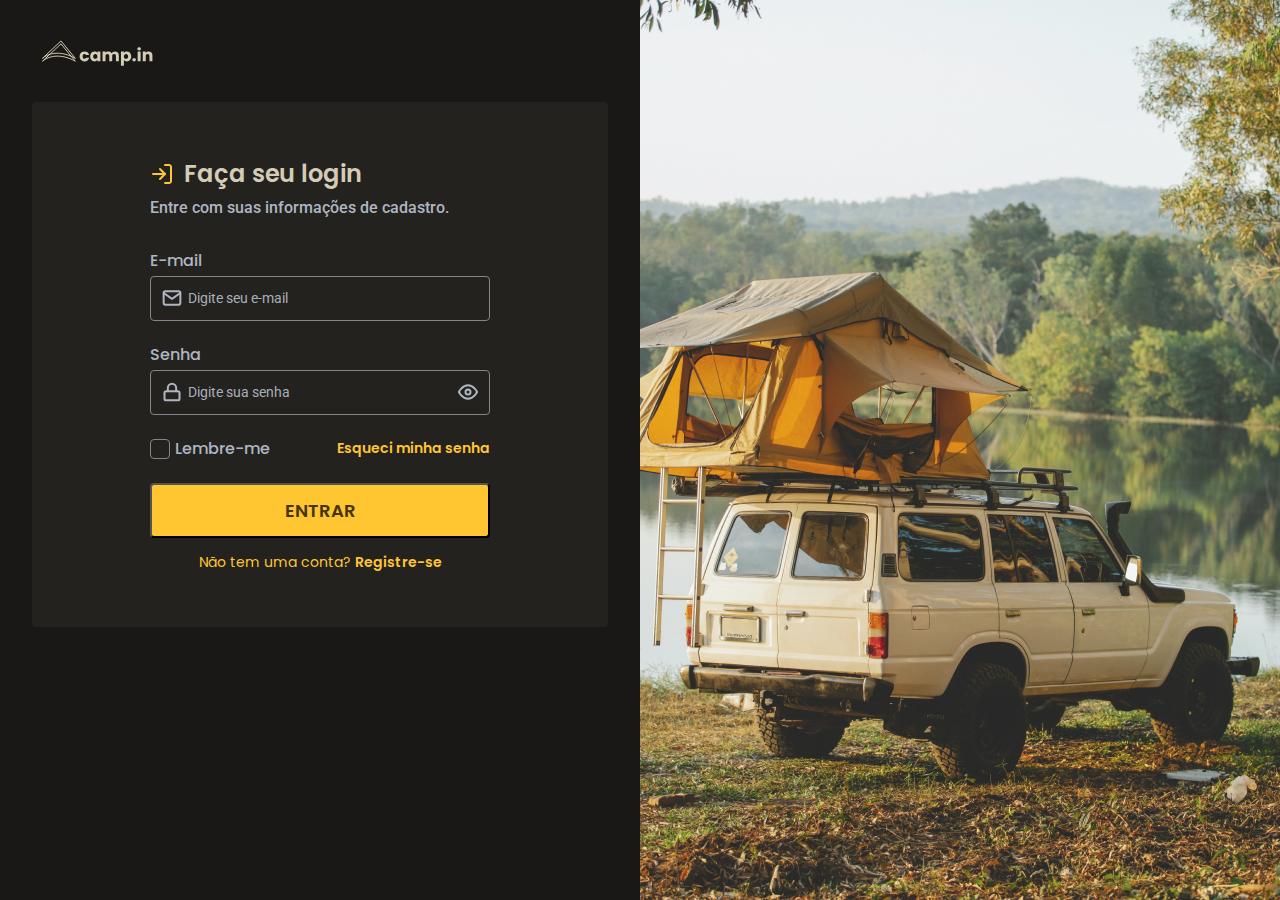
<file: desafio-login-form/index.html>
<!DOCTYPE html>
<html lang="en">
  <head>
    <meta charset="UTF-8" />
    <link rel="preconnect" href="https://fonts.googleapis.com" />
    <link rel="preconnect" href="https://fonts.gstatic.com" crossorigin />
    <meta name="viewport" content="width=device-width, initial-scale=1.0" />
    <link
      href="https://fonts.googleapis.com/css2?family=Poppins:wght@400;500;600&family=Roboto:wght@400;500&display=swap"
      rel="stylesheet"
    />
    <link rel="shortcut icon" href="assets/favicon.ico" type="image/x-icon" />
    <link rel="stylesheet" href="style.css" />
    <title>Camp.in</title>
  </head>
  <body>
    <section class="section-form">
      <header>
        <img src="assets/logo.svg" alt="logo da camp.in" />
      </header>
      <div class="form-container">
        <form onsubmit="return validateForm()">
          <div class="header-form">
            <div class="content-header-form">
              <img
                class="log-in"
                src="assets/log-in.svg"
                alt="icone de log-in"
              />
              <h1 class="title">Faça seu login</h1>
            </div>
            <p class="paragraph">Entre com suas informações de cadastro.</p>
          </div>
          <div class="content-form">
            <div class="form-email">
              <label for="email">E-mail</label>
              <div class="input-container-email">
                <img class="icon" src="assets/mail.svg" alt="" />
                <input
                  type="text"
                  id="email"
                  name="email"
                  required
                  placeholder="Digite seu e-mail"
                />
              </div>
              <span id="email-error" class="error-message"></span>
            </div>
            <div class="form-password">
              <label for="password">Senha</label>
              <div class="input-container-password">
                <img class="icon" src="assets/lock.svg" alt="" />
                <input
                  type="password"
                  id="password"
                  name="password"
                  required
                  placeholder="Digite sua senha"
                />
                <img
                  class="icon-2"
                  id="icon-2"
                  src="assets/eye.svg"
                  alt=""
                  onclick="tooglePasswordVisibility()"
                />
              </div>
              <span id="senha-error" class="error-message"></span>
            </div>
            <div class="form-check">
              <div class="checkbox-container">
                <input type="checkbox" name="checkbox" id="checkbox" />
                <label id="remember-label" for="remember">Lembre-me</label>
              </div>
              <a class="link-password" href="#">Esqueci minha senha</a>
            </div>
            <button type="submit" class="button">Entrar</button>
            <p class="no-account">
              Não tem uma conta? <a href="#">Registre-se</a>
            </p>
          </div>
        </form>
      </div>
    </section>
    <section class="section-image"></section>
    <script src="script.js" defer></script>
  </body>
</html>
</file>
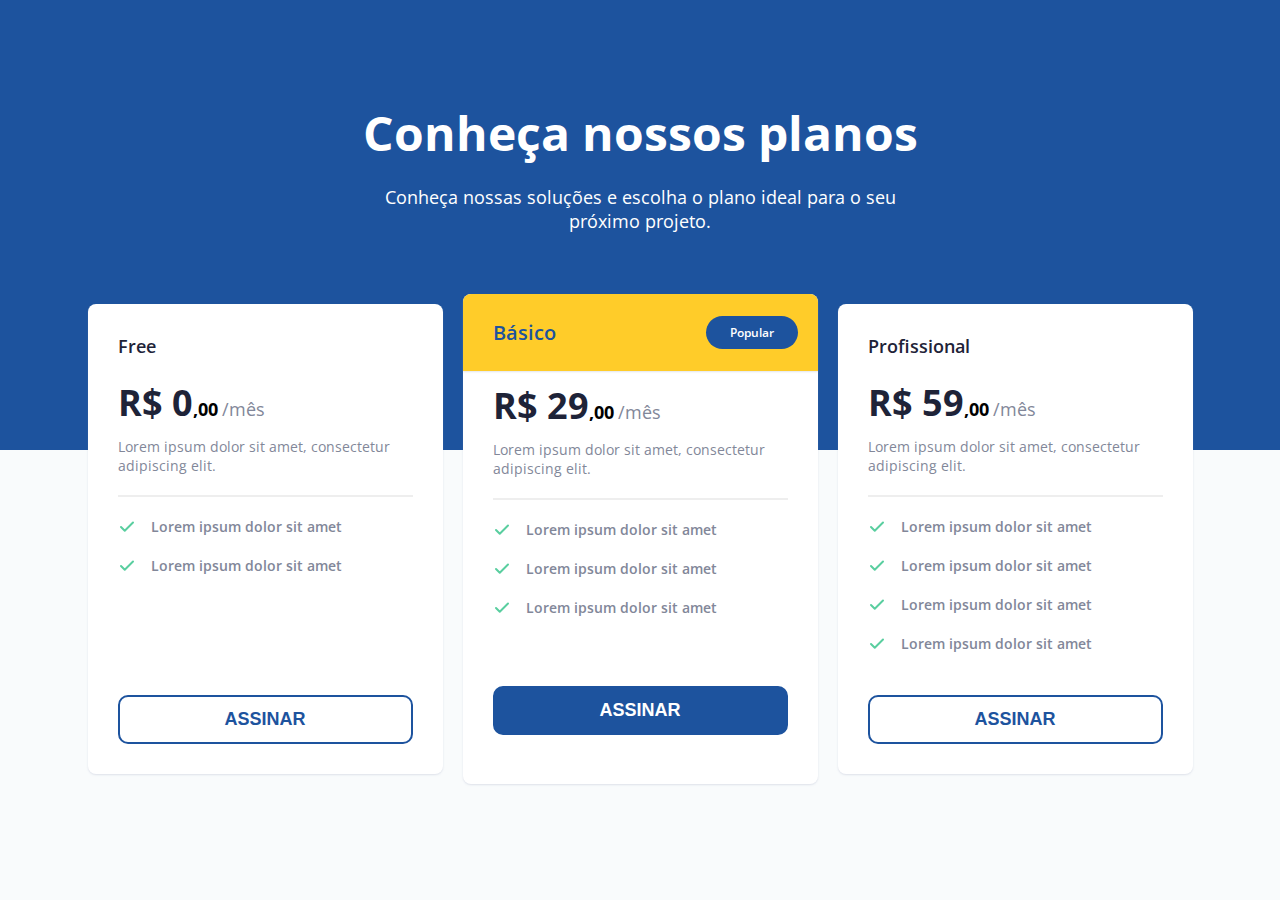
<file: desafio-pricing-table/index.html>
<!DOCTYPE html>
<html lang="en">
  <head>
    <meta charset="UTF-8" />
    <link rel="preconnect" href="https://fonts.googleapis.com" />
    <link rel="preconnect" href="https://fonts.gstatic.com" crossorigin />
    <meta name="viewport" content="width=device-width, initial-scale=1.0" />

    <link
      href="https://fonts.googleapis.com/css2?family=Open+Sans:wght@400;600;700&display=swap"
      rel="stylesheet"
    />
    <link rel="stylesheet" href="style.css" />

    <title>Pricing Table</title>
  </head>
  <body>
    <section id="top">
      <header>
        <h1>Conheça nossos planos</h1>
        <p>
          Conheça nossas soluções e escolha o plano ideal para o seu <br />
          próximo projeto.
        </p>
      </header>
    </section>
    <section id="cards">
      <div class="card-default">
        <span class="title-card">Free</span>
        <div class="value-card">
          <span class="value-1">R$ 0</span>
          <span class="value-2">,00</span>
          <span class="month">/mês</span>
        </div>
        <p class="information-card">
          Lorem ipsum dolor sit amet, consectetur adipiscing elit.
        </p>
        <div class="divider"></div>
        <ul class="content-card">
          <li class="content">
            <img class="check" src="assets/check.svg" />
            <p class="content-paragraph">Lorem ipsum dolor sit amet</p>
          </li>
          <li class="content">
            <img class="check" src="assets/check.svg" />
            <p class="content-paragraph">Lorem ipsum dolor sit amet</p>
          </li>
        </ul>
        <button class="button-1">Assinar</button>
      </div>
      <div class="card-2">
        <header class="header-card">
          <span class="title-card-2">Básico</span>
          <span class="type">Popular</span>
        </header>
        <div class="value-card-2">
          <span class="value-1">R$ 29</span>
          <span class="value-2">,00</span>
          <span class="month">/mês</span>
        </div>
        <p class="information-card">
          Lorem ipsum dolor sit amet, consectetur adipiscing elit.
        </p>
        <div class="divider"></div>
        <ul class="content-card">
          <li class="content">
            <img class="check" src="assets/check.svg" />
            <p class="content-paragraph">Lorem ipsum dolor sit amet</p>
          </li>
          <li class="content">
            <img class="check" src="assets/check.svg" />
            <p class="content-paragraph">Lorem ipsum dolor sit amet</p>
          </li>
          <li class="content">
            <img class="check" src="assets/check.svg" />
            <p class="content-paragraph">Lorem ipsum dolor sit amet</p>
          </li>
        </ul>
        <button class="button-2">Assinar</button>
      </div>
      <div class="card-default">
        <span class="title-card">Profissional</span>
        <div class="value-card">
          <strong class="value-1">R$ 59</strong>
          <span class="value-2">,00</span>
          <span class="month">/mês</span>
        </div>
        <p class="information-card">
          Lorem ipsum dolor sit amet, consectetur adipiscing elit.
        </p>
        <div class="divider"></div>
        <ul class="content-card">
          <li class="content">
            <img class="check" src="assets/check.svg" />
            <p class="content-paragraph">Lorem ipsum dolor sit amet</p>
          </li>
          <li class="content">
            <img class="check" src="assets/check.svg" />
            <p class="content-paragraph">Lorem ipsum dolor sit amet</p>
          </li>
          <li class="content">
            <img class="check" src="assets/check.svg" />
            <p class="content-paragraph">Lorem ipsum dolor sit amet</p>
          </li>
          <li class="content">
            <img class="check" src="assets/check.svg" />
            <p class="content-paragraph">Lorem ipsum dolor sit amet</p>
          </li>
        </ul>
        <button class="button-3">Assinar</button>
      </div>
    </section>
  </body>
</html>
</file>
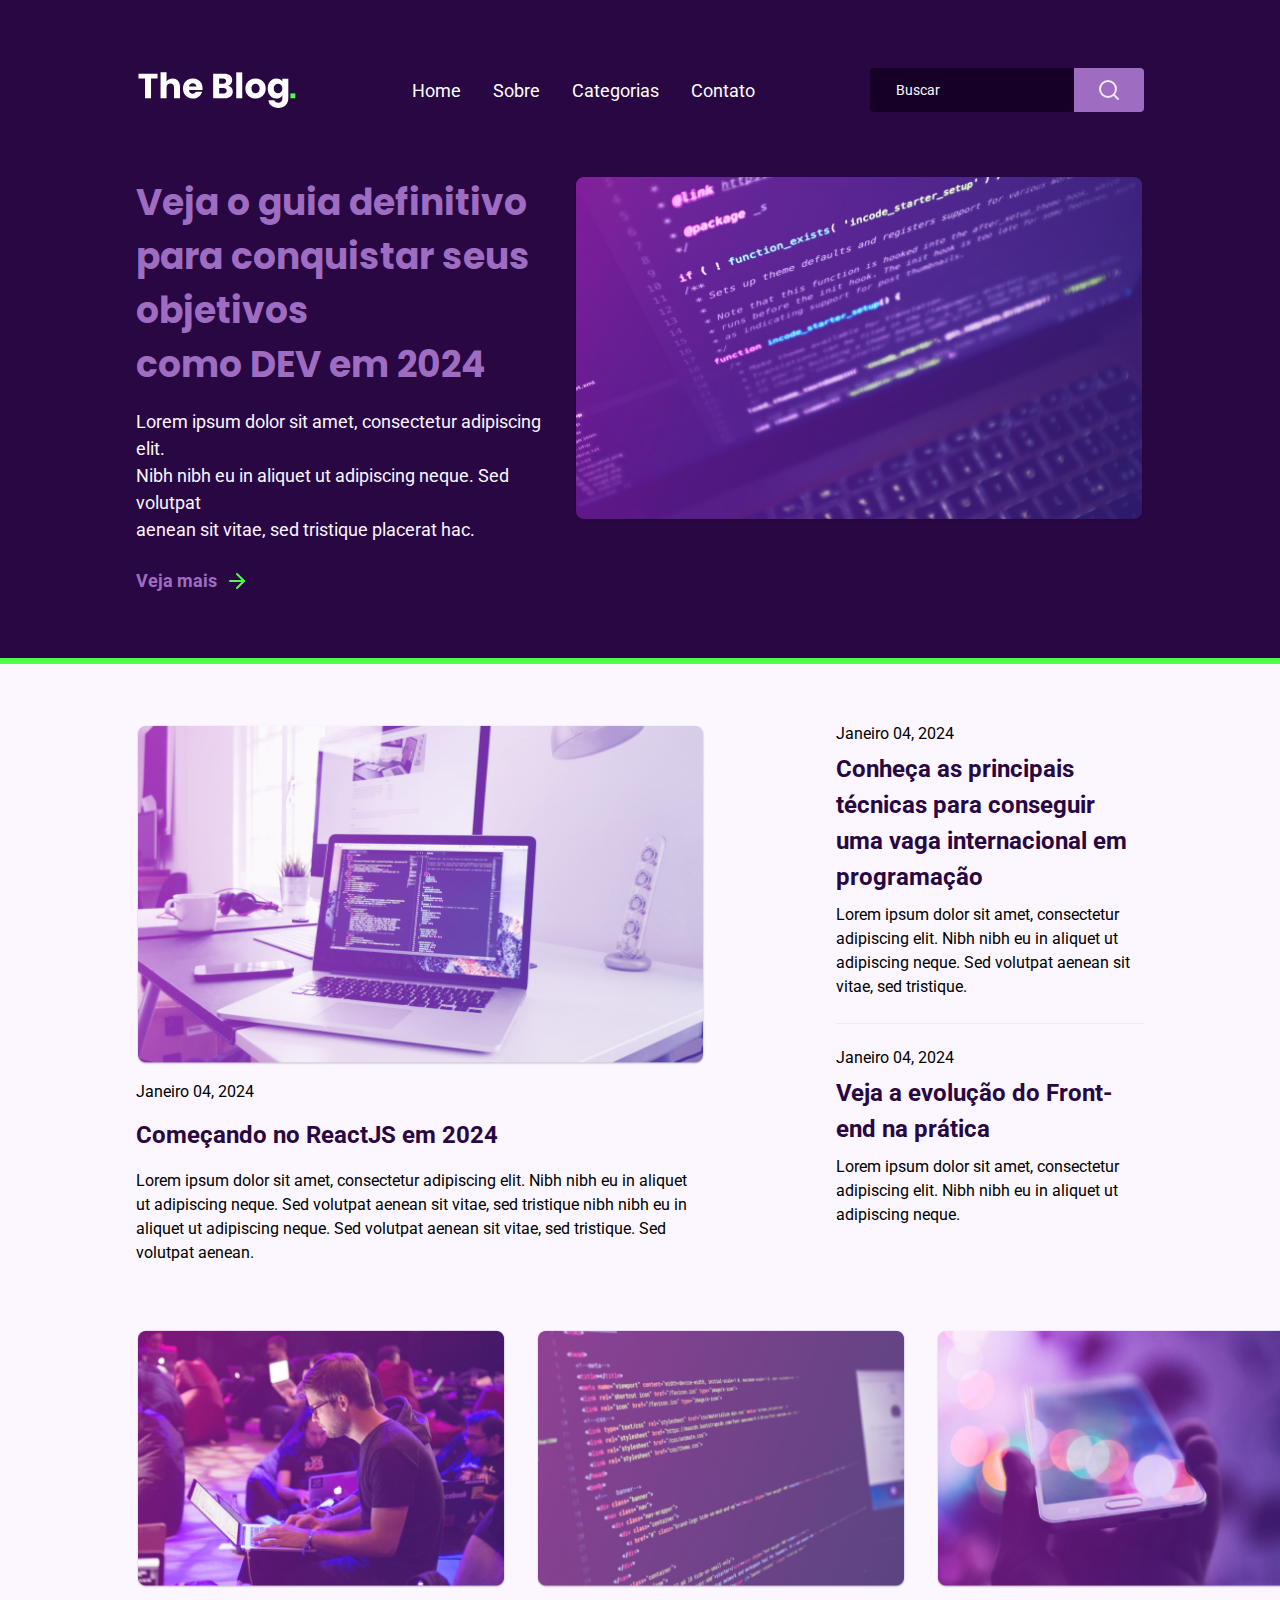
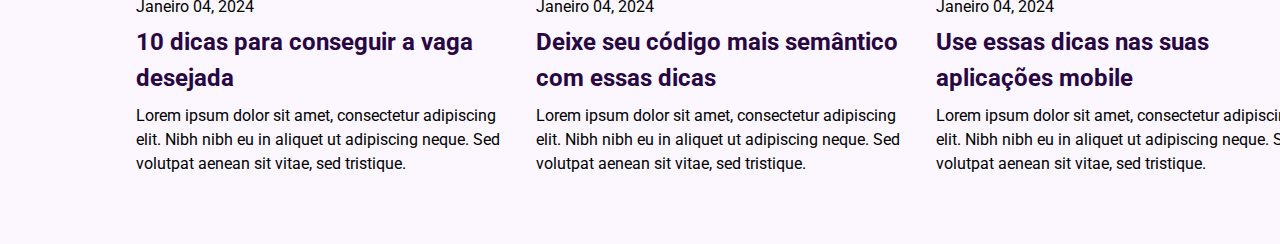
<file: desafio-RocketBlog/index.html>
<!DOCTYPE html>
<html lang="en">
  <head>
    <meta charset="UTF-8" />
    <link rel="preconnect" href="https://fonts.googleapis.com" />
    <link rel="preconnect" href="https://fonts.gstatic.com" crossorigin />
    <meta name="viewport" content="width=device-width, initial-scale=1.0" />
    <link
      href="https://fonts.googleapis.com/css2?family=Poppins:wght@700&family=Roboto:wght@400;700&display=swap"
      rel="stylesheet"
    />
    <link rel="stylesheet" href="style.css" />
    <title>RocketBlog</title>
  </head>
  <body>
    <header id="header">
      <div class="container">
        <nav>
          <img class="logo" src="assets/logo.svg" alt="" />
          <ul>
            <li><span class="bar"></span><a href="#">Home</a></li>
            <li><span class="bar"></span><a href="#">Sobre</a></li>
            <li><span class="bar"></span><a href="#">Categorias</a></li>
            <li><span class="bar"></span><a href="#">Contato</a></li>
          </ul>
          <div class="input">
            <input type="text" placeholder="Buscar" />
            <button class="btn-search">
              <img src="assets/search.svg" alt="" />
            </button>
          </div>
        </nav>
        <section class="section-1">
          <article class="article-1">
            <h1>
              Veja o guia definitivo para conquistar seus objetivos <br />
              como DEV em 2024
            </h1>
            <p>
              Lorem ipsum dolor sit amet, consectetur adipiscing elit. <br />
              Nibh nibh eu in aliquet ut adipiscing neque. Sed volutpat <br />
              aenean sit vitae, sed tristique placerat hac.
            </p>
            <button class="btn-seemore">
              Veja mais
              <img src="assets/arrow-right.svg" alt="" />
            </button>
          </article>
          <img class="code-img" src="assets/featured-image.png" alt="" />
        </section>
      </div>
    </header>
    <div class="divider"></div>
    <main id="main">
      <div class="container">
        <section class="section-2">
          <article class="article-2">
            <img src="assets/post-1.png" alt="" />
            <time datetime="”2024-01-04”">Janeiro 04, 2024</time>
            <h2 class="title">Começando no ReactJS em 2024</h2>
            <p class="paragraph">
              Lorem ipsum dolor sit amet, consectetur adipiscing elit. Nibh nibh
              eu in aliquet <br />ut adipiscing neque. Sed volutpat aenean sit
              vitae, sed tristique nibh nibh eu in <br />
              aliquet ut adipiscing neque. Sed volutpat aenean sit vitae, sed
              tristique. Sed <br />
              volutpat aenean.
            </p>
          </article>
          <article class="sub-articles">
            <article class="article-3">
              <time datetime="”2024-01-04”">Janeiro 04, 2024</time>
              <h2 class="title">
                Conheça as principais técnicas para conseguir uma vaga
                internacional em programação
              </h2>
              <p class="paragraph">
                Lorem ipsum dolor sit amet, consectetur adipiscing elit. Nibh
                nibh eu in aliquet ut adipiscing neque. Sed volutpat aenean sit
                vitae, sed tristique.
              </p>
            </article>
            <div class="divider-2"></div>
            <article class="article-4">
              <time datetime="”2024-01-04”">Janeiro 04, 2024</time>
              <h2 class="title">Veja a evolução do Front-end na prática</h2>
              <p class="paragraph">
                Lorem ipsum dolor sit amet, consectetur adipiscing elit. Nibh
                nibh eu in aliquet ut adipiscing neque.
              </p>
            </article>
          </article>
        </section>
        <section class="section-3">
          <article class="article-5">
            <img class="article-image" src="assets/post-2.png" alt="" />
            <time datetime="”2024-01-04”">Janeiro 04, 2024</time>
            <h2 class="title">10 dicas para conseguir a vaga desejada</h2>
            <p class="paragraph">
              Lorem ipsum dolor sit amet, consectetur adipiscing elit. Nibh nibh
              eu in aliquet ut adipiscing neque. Sed volutpat aenean sit vitae,
              sed tristique.
            </p>
          </article>
          <article class="article-6">
            <img class="article-image" src="assets/post-3.png" alt="" />
            <time datetime="”2024-01-04”">Janeiro 04, 2024</time>
            <h2 class="title">
              Deixe seu código mais semântico com essas dicas
            </h2>
            <p class="paragraph">
              Lorem ipsum dolor sit amet, consectetur adipiscing elit. Nibh nibh
              eu in aliquet ut adipiscing neque. Sed volutpat aenean sit vitae,
              sed tristique.
            </p>
          </article>
          <article class="article-7">
            <img class="article-image" src="assets/post-4.png" alt="" />
            <time datetime="”2024-01-04”">Janeiro 04, 2024</time>
            <h2 class="title">Use essas dicas nas suas aplicações mobile</h2>
            <p class="paragraph">
              Lorem ipsum dolor sit amet, consectetur adipiscing elit. Nibh nibh
              eu in aliquet ut adipiscing neque. Sed volutpat aenean sit vitae,
              sed tristique.
            </p>
          </article>
        </section>
      </div>
    </main>
  </body>
</html>
</file>
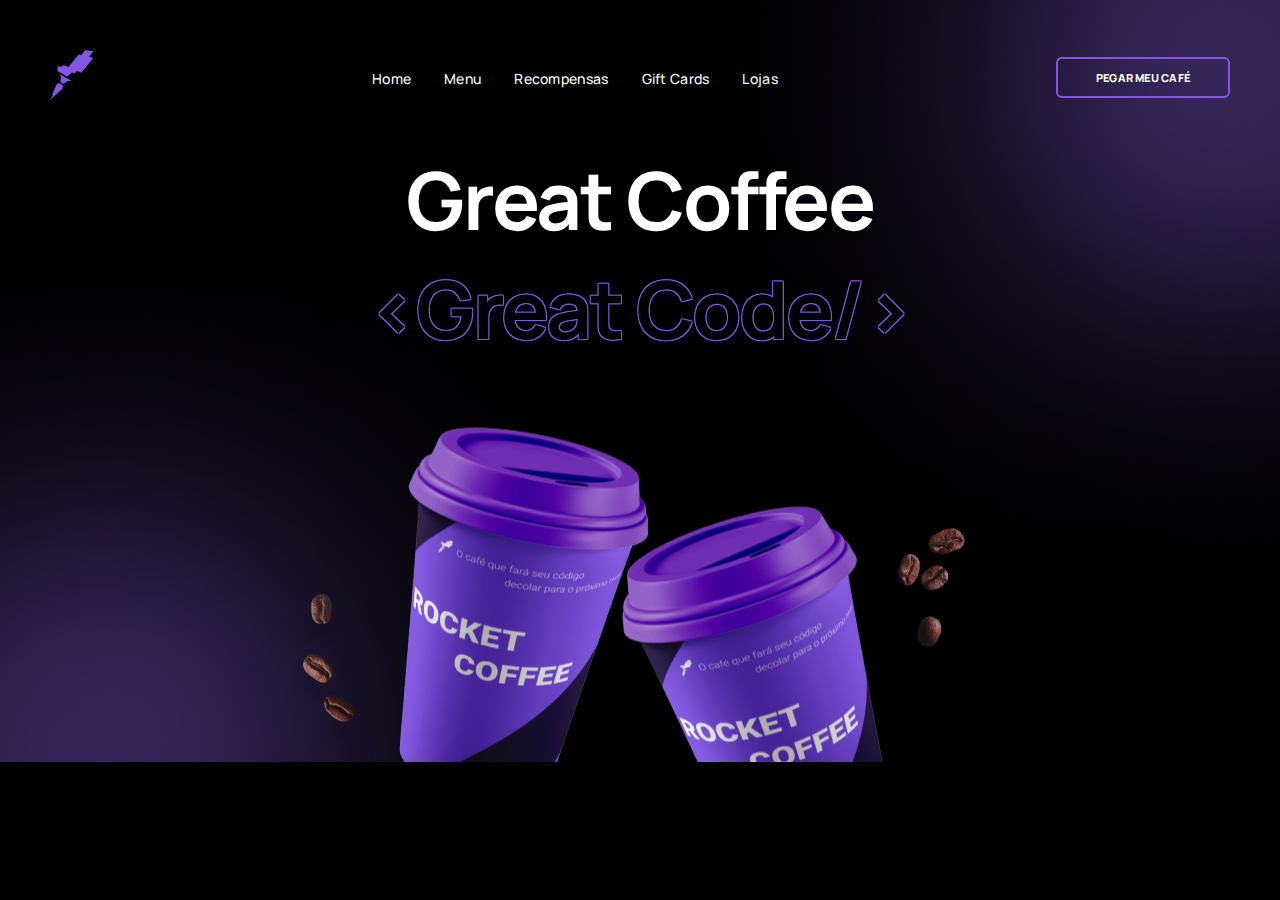
<file: desafio-rocketCoffee/index.html>
<!DOCTYPE html>
<html lang="en">
  <head>
    <meta charset="UTF-8" />
    <link rel="preconnect" href="https://fonts.googleapis.com" />
    <link rel="preconnect" href="https://fonts.gstatic.com" crossorigin />
    <meta name="viewport" content="width=device-width, initial-scale=1.0" />
    <link
      href="https://fonts.googleapis.com/css2?family=Manrope:wght@200..800&display=swap"
      rel="stylesheet"
    />
    <title>RocketCoffee</title>
    <link rel="icon" href="assets/logo-desktop.svg" />
    <link rel="stylesheet" href="style.css" />
  </head>
  <body>
    <div class="blur-top">
      <img src="assets/blur-2.png" alt="" />
    </div>
    <div class="container container-mobile">
      <header id="header" class="header">
        <a href="#"
          ><img
            class="logo"
            src="assets/logo-desktop.svg"
            alt="logo do RocketCoffee"
        /></a>
        <nav id="nav">
          <ul class="links">
            <li><a href="#">Home</a></li>
            <li><a href="#">Menu</a></li>
            <li><a href="#">Recompensas</a></li>
            <li><a href="#">Gift Cards</a></li>
            <li><a href="#">Lojas</a></li>
          </ul>
        </nav>
        <button class="get-coffee">Pegar meu café</button>
      </header>
      <div class="header-mobile-container">
        <a class="logo-mobile" href="#"
          ><img src="assets/logo-mobile.svg" alt=""
        /></a>
        <button id="btn-menu" class="btn-menu" onclick="clickMenu()">
          <img src="assets/menu-buguer-open.svg" alt="" />
        </button>
      </div>

      <div id="itens" class="menu">
        <ul class="nav-mobile">
          <li class="element-mobile"><a href="#">Home</a></li>
          <li class="element-mobile"><a href="#">Menu</a></li>
          <li class="element-mobile"><a href="#">Recompensas</a></li>
          <li class="element-mobile"><a href="#">Gift Cards</a></li>
          <li class="element-mobile"><a href="#">Lojas</a></li>
        </ul>
      </div>

      <main id="main">
        <section id="section2" class="section-mobile">
          <h1 class="title-mobile">
            O café que fará seu código decolar para o próximo nível
          </h1>
          <button class="btn-section-mobile">
            Pegar meu café
            <img src="assets/arrow.svg" alt="" />
          </button>
        </section>
        <section id="section">
          <h1 class="title">Great Coffee</h1>
          <span class="stylized-title">&lt;Great Code/&gt;</span>
          <img class="img01" src="assets/rocket-coffee.png" alt="" />
          <div>
            <img class="img02" src="assets/rocket-coffee-2.png" alt="" />
          </div>
        </section>
      </main>
    </div>
    <div class="blur-bottom">
      <img src="assets/blur-1.png" alt="" />
    </div>
    <div id="blur2" class="blur-mobile"></div>
    <script src="script.js"></script>
  </body>
</html>
</file>
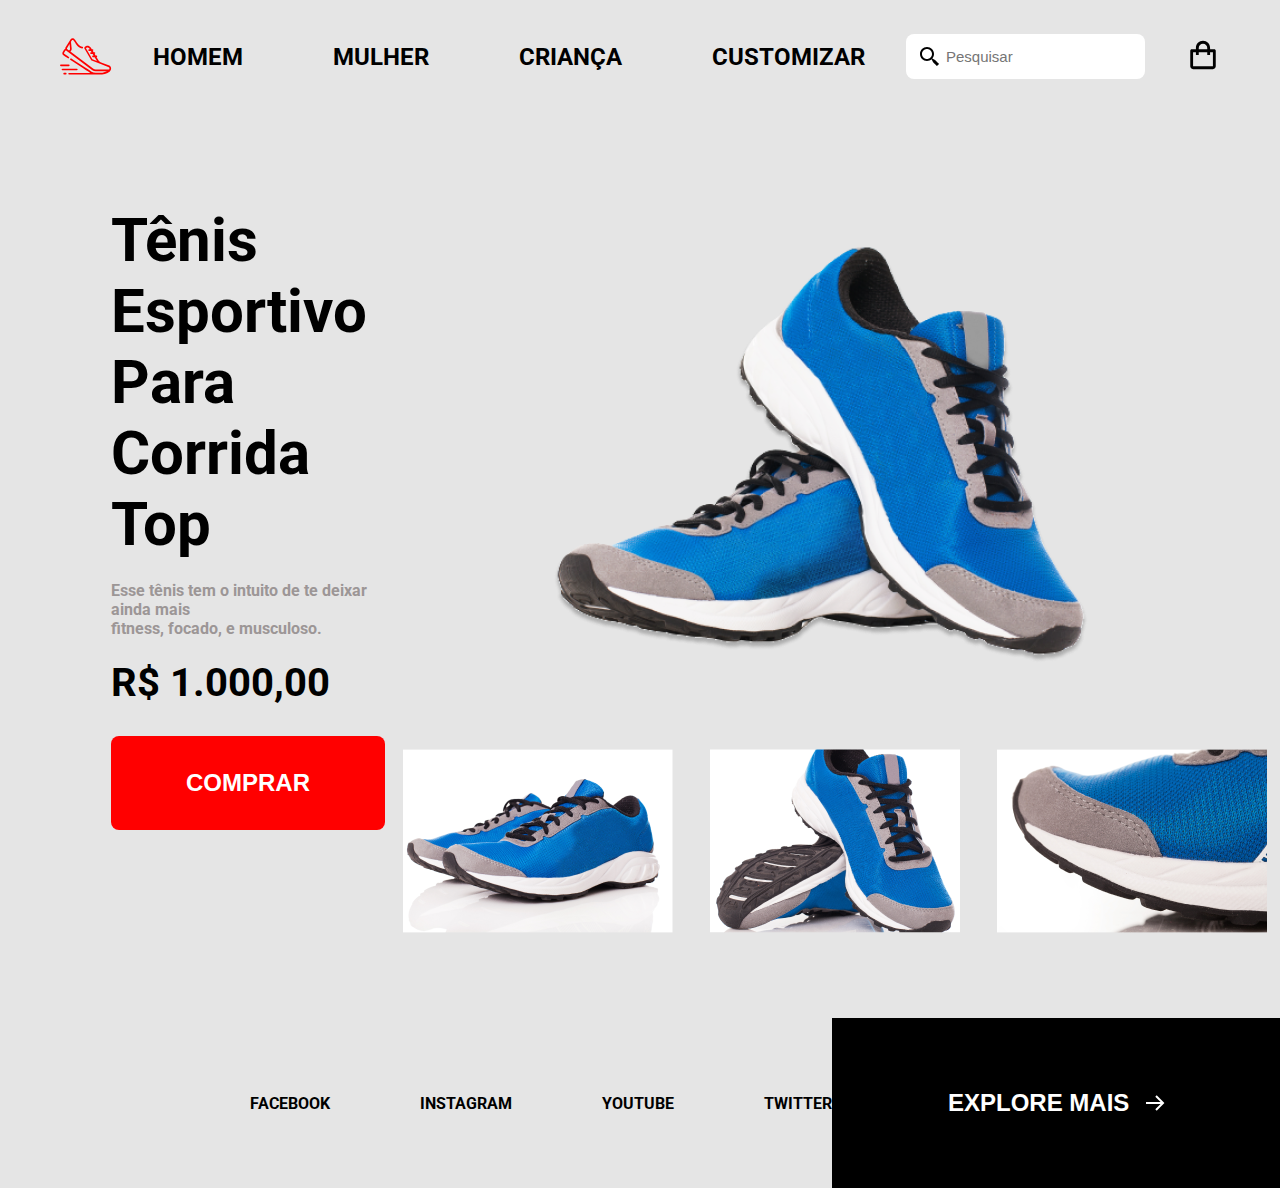
<file: desafio-rocketShoes/index.html>
<!DOCTYPE html>
<html lang="en">
  <head>
    <meta charset="UTF-8" />
    <link rel="preconnect" href="https://fonts.googleapis.com" />
    <link rel="preconnect" href="https://fonts.gstatic.com" crossorigin />
    <meta name="viewport" content="width=device-width, initial-scale=1.0" />
    <link
      href="https://fonts.googleapis.com/css2?family=Roboto:wght@400;700&display=swap"
      rel="stylesheet"
    />
    <link rel="shortcut icon" href="assets/favicon.ico" type="image/x-icon" />
    <link rel="stylesheet" href="style.css" />
    <title>RocketShoes</title>
  </head>
  <body>
    <header>
      <img
        class="logo"
        src="assets/logo.svg"
        alt="logo da RocketShoes, o logo é uma imagens de um tenis vermelho, o tenis está pisando e com o calcanhar levantado"
      />
      <nav class="navigation">
        <ul class="category">
          <li><a href="#">Homem</a></li>
          <li><a href="#">Mulher</a></li>
          <li><a href="#">Criança</a></li>
          <li><a href="#">Customizar</a></li>
        </ul>
      </nav>
      <div class="input-wrapper">
        <img
          src="assets/icon-search.svg"
          class="icon-search"
          alt="icone de uma lupa"
        />
        <input type="text" name="search" id="search" placeholder="Pesquisar" />
      </div>
      <a href="#">
        <img
          src="assets/icon-bag.svg"
          class="icon-bag"
          alt="icone de uma mala"
        />
      </a>
    </header>
    <main>
      <section>
        <h1>Tênis <br />Esportivo <br />Para Corrida <br />Top</h1>
        <p>
          Esse tênis tem o intuito de te deixar ainda mais <br />
          fitness, focado, e musculoso.
        </p>
        <span>R$ 1.000,00</span>
        <button class="btn-buy">Comprar</button>
      </section>
      <aside>
        <img
          src="assets/tenis-1-ampliado.png"
          alt="par de tenis apliado, a cor dos tenis é azul, o solado branco e contem alguns detalhes cinza"
          class="tennis-1"
        />
        <div class="gallery">
          <img
            src="assets/tenis-1-galeria.png"
            alt="par de tenis azul de lado, com solado branco e detalhes cinza"
            class="gallery-teenis-1"
          />
          <img
            src="assets/tenis-2-galeria.png"
            alt="par de tenis azul, com solado branco e detalhes cinza. um pé esta de cabeça para baixo, enquanto o outro pé esta apoiado em cima do outro pé"
            class="gallery-teenis-2"
          />
          <img
            src="assets/tenis-3-galeria.png"
            alt="ponta do tenis azul, com o solado branco e detalhes cinza"
            class="gallery-teenis-3"
          />
        </div>
      </aside>
    </main>
    <footer>
      <iframe
        width="250"
        height="166.33"
        src="https://www.youtube.com/embed/S1-QwIRjM-A?si=fadfv1__77KDVFAW"
        title="YouTube video player"
        frameborder="0"
        allow="accelerometer; autoplay; clipboard-write; encrypted-media; gyroscope; picture-in-picture; web-share"
        allowfullscreen
      ></iframe>
      <ul class="social-links">
        <li><a href="#">Facebook</a></li>
        <li><a href="#">Instagram</a></li>
        <li><a href="#">youtube</a></li>
        <li><a href="#">Twitter</a></li>
      </ul>
      <button class="btn-explore">
        Explore mais
        <img
          src="assets/icon-arrow.svg"
          alt="icone de seta para indicando para direita"
        />
      </button>
    </footer>
  </body>
</html>
</file>
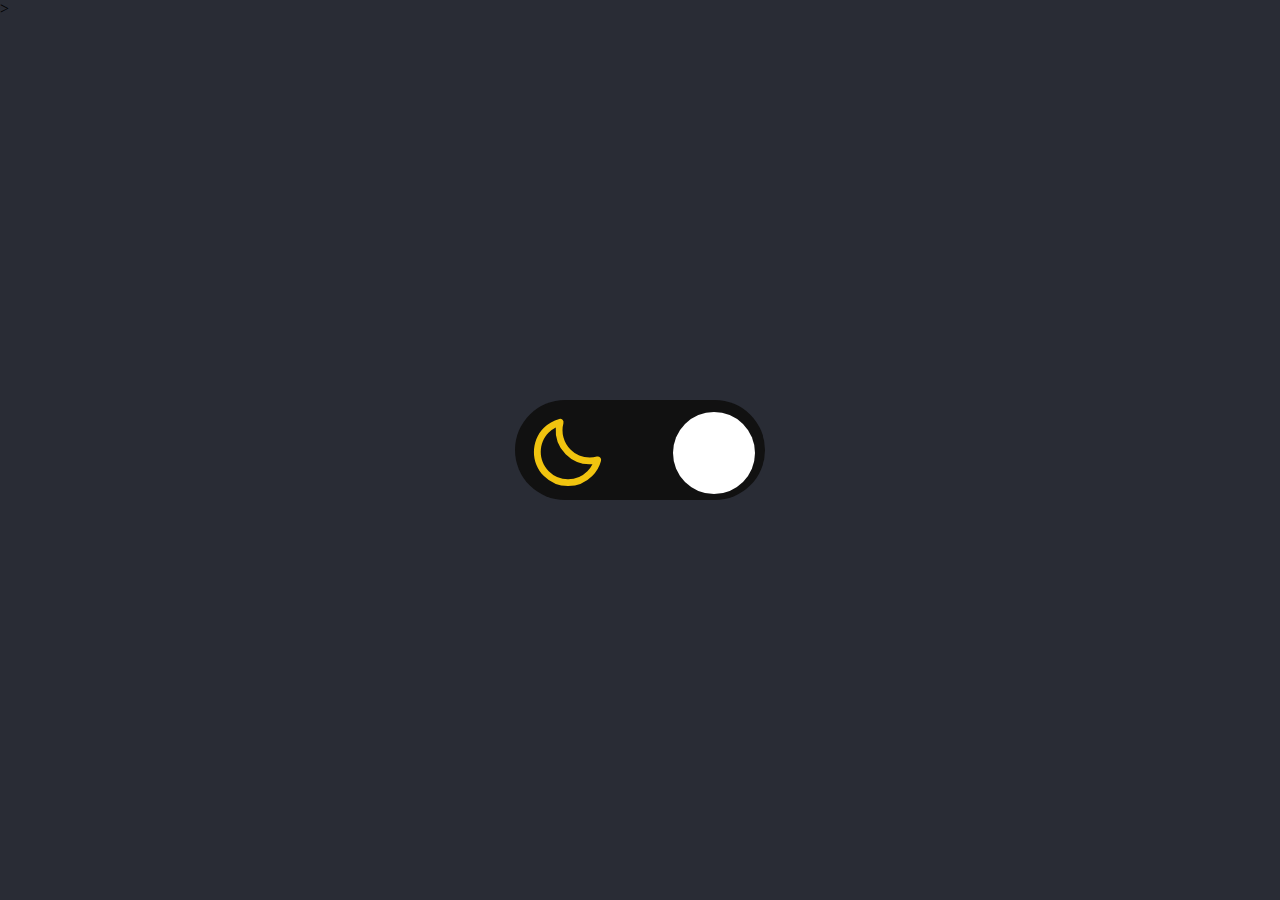
<file: desafio-theme-switcher/index.html>
<!DOCTYPE html>
<html lang="en">
  <head>
    <meta charset="UTF-8" />
    <meta name="viewport" content="width=device-width, initial-scale=1.0" />
    <link
      rel="shortcut icon"
      href="assets/favicon/favicon.ico"
      type="image/x-icon"
    />
    <link rel="stylesheet" href="style.css" />
    <title>Theme Switcher</title>
  </head>
  <body id="light-mode">
    <div class="button">
      <img class="moon" src="assets/moon.svg" alt="" />
      <img class="sun" src="assets/sun.svg" alt="" />
      <div class="ball"></div>
    </div>
    <script src="script.js"></script>
  </body>
  >
</html>
</file>
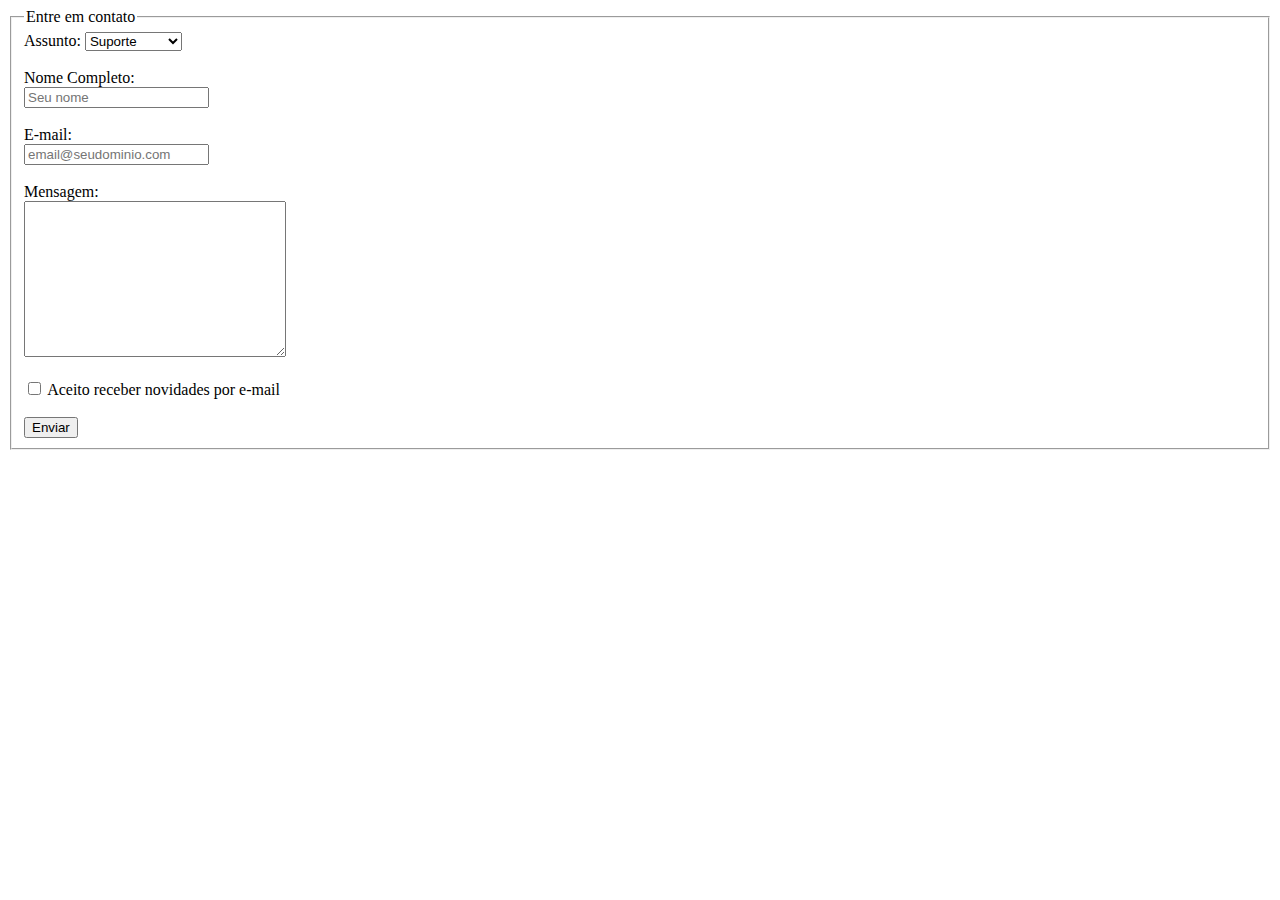
<file: desafios-html/form-contato/index.html>
<!DOCTYPE html>
<html lang="en">
  <head>
    <meta charset="UTF-8" />
    <meta name="viewport" content="width=device-width, initial-scale=1.0" />
    <title>Contato</title>
  </head>
  <body>
    <form action="">
      <fieldset>
        <legend>Entre em contato</legend>
        <label for="assunto">Assunto:</label>
        <select name="assunto" id="assunto">
          <option value="suporte">Suporte</option>
          <option value="surgestao">Surgestão</option>
          <option value="reclamacao">Reclamação</option>
        </select>
        <br />
        <br />
        <label for="full-name">Nome Completo:</label>
        <br />
        <input
          type="text"
          name="full-name"
          id="full-name"
          placeholder="Seu nome"
        />
        <br />
        <br />
        <label for="email">E-mail:</label>
        <br />
        <input
          type="email"
          name="email"
          id="email"
          placeholder="email@seudominio.com"
        />
        <br />
        <br />
        <label for="message">Mensagem:</label>
        <br />
        <textarea name="message" id="message" cols="30" rows="10"></textarea>
        <br />
        <br />
        <input type="checkbox" name="check" id="check" />
        <label for="check">Aceito receber novidades por e-mail</label>
        <br />
        <br />
        <button>Enviar</button>
      </fieldset>
    </form>
  </body>
</html>
</file>
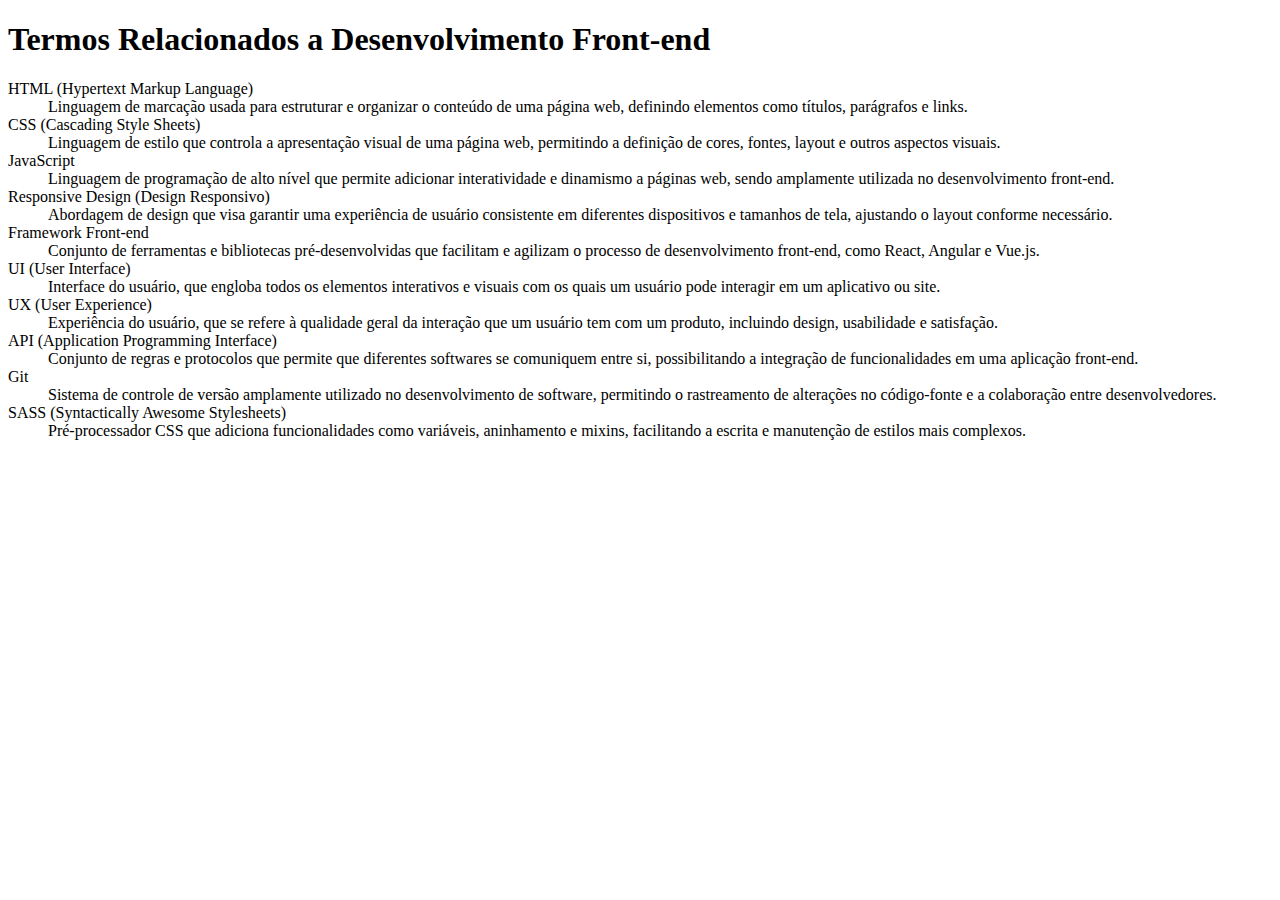
<file: desafios-html/glossario/index.html>
<!DOCTYPE html>
<html lang="en">
  <head>
    <meta charset="UTF-8" />
    <meta name="viewport" content="width=device-width, initial-scale=1.0" />
    <title>Glossário</title>
  </head>
  <body>
    <h1>Termos Relacionados a Desenvolvimento Front-end</h1>
    <dl>
      <dt>HTML (Hypertext Markup Language)</dt>
      <dd>
        Linguagem de marcação usada para estruturar e organizar o conteúdo de
        uma página web, definindo elementos como títulos, parágrafos e links.
      </dd>
      <dt>CSS (Cascading Style Sheets)</dt>
      <dd>
        Linguagem de estilo que controla a apresentação visual de uma página
        web, permitindo a definição de cores, fontes, layout e outros aspectos
        visuais.
      </dd>
      <dt>JavaScript</dt>
      <dd>
        Linguagem de programação de alto nível que permite adicionar
        interatividade e dinamismo a páginas web, sendo amplamente utilizada no
        desenvolvimento front-end.
      </dd>
      <dt>Responsive Design (Design Responsivo)</dt>
      <dd>
        Abordagem de design que visa garantir uma experiência de usuário
        consistente em diferentes dispositivos e tamanhos de tela, ajustando o
        layout conforme necessário.
      </dd>
      <dt>Framework Front-end</dt>
      <dd>
        Conjunto de ferramentas e bibliotecas pré-desenvolvidas que facilitam e
        agilizam o processo de desenvolvimento front-end, como React, Angular e
        Vue.js.
      </dd>
      <dt>UI (User Interface)</dt>
      <dd>
        Interface do usuário, que engloba todos os elementos interativos e
        visuais com os quais um usuário pode interagir em um aplicativo ou site.
      </dd>
      <dt>UX (User Experience)</dt>
      <dd>
        Experiência do usuário, que se refere à qualidade geral da interação que
        um usuário tem com um produto, incluindo design, usabilidade e
        satisfação.
      </dd>
      <dt>API (Application Programming Interface)</dt>
      <dd>
        Conjunto de regras e protocolos que permite que diferentes softwares se
        comuniquem entre si, possibilitando a integração de funcionalidades em
        uma aplicação front-end.
      </dd>
      <dt>Git</dt>
      <dd>
        Sistema de controle de versão amplamente utilizado no desenvolvimento de
        software, permitindo o rastreamento de alterações no código-fonte e a
        colaboração entre desenvolvedores.
      </dd>
      <dt>SASS (Syntactically Awesome Stylesheets)</dt>
      <dd>
        Pré-processador CSS que adiciona funcionalidades como variáveis,
        aninhamento e mixins, facilitando a escrita e manutenção de estilos mais
        complexos.
      </dd>
    </dl>
  </body>
</html>
</file>
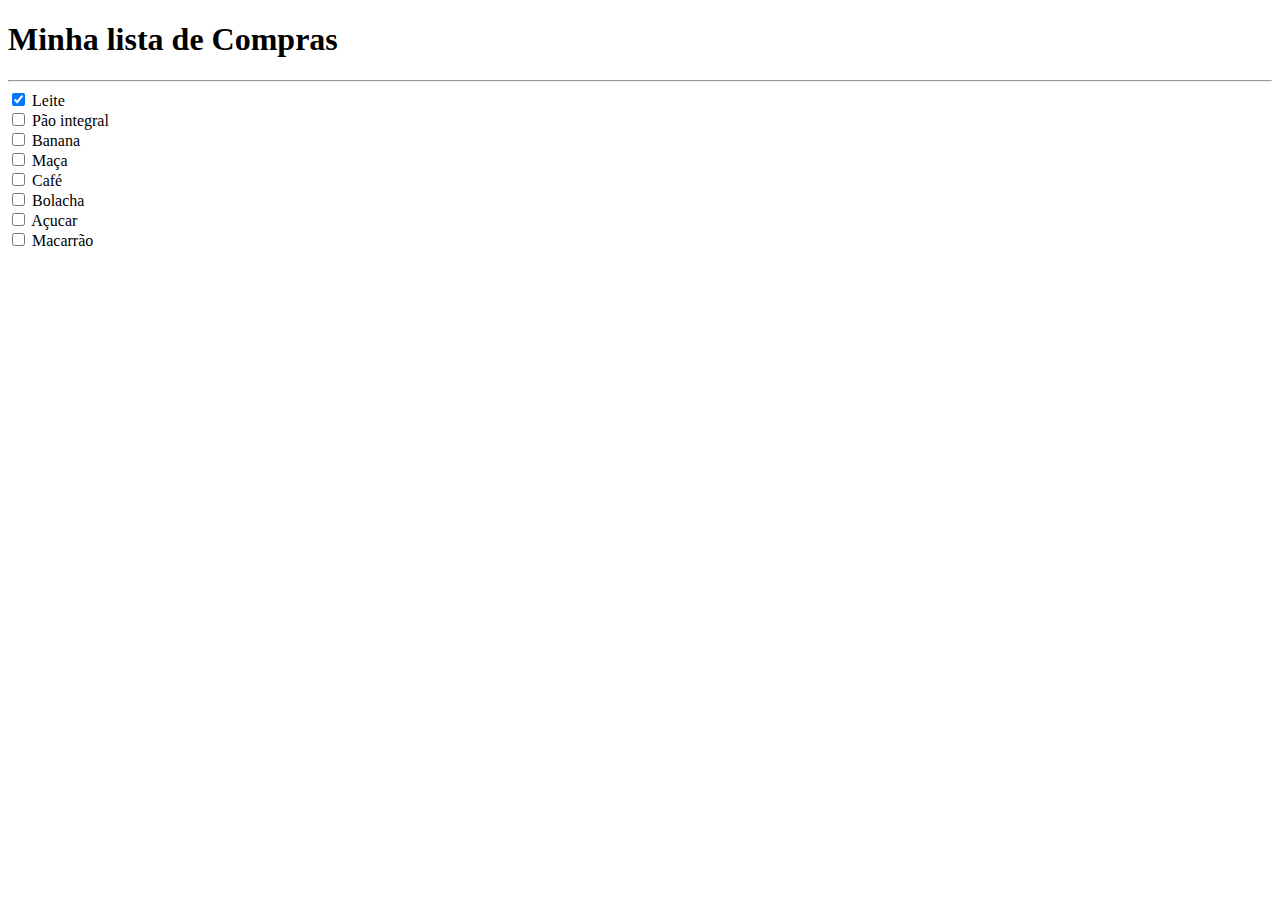
<file: desafios-html/lista-compras/index.html>
<!DOCTYPE html>
<html lang="en">
  <head>
    <meta charset="UTF-8" />
    <meta name="viewport" content="width=device-width, initial-scale=1.0" />
    <title>Lista de Compras</title>
  </head>
  <body>
    <h1>Minha lista de Compras</h1>
    <hr />
    <input type="checkbox" name="check" id="check" checked />
    <label for="">Leite</label>
    <br />
    <input type="checkbox" name="check" id="check" />
    <label for="">Pão integral</label>
    <br />
    <input type="checkbox" name="check" id="check" />
    <label for="">Banana</label>
    <br />
    <input type="checkbox" name="check" id="check" />
    <label for="">Maça</label>
    <br />
    <input type="checkbox" name="check" id="check" />
    <label for="">Café</label>
    <br />
    <input type="checkbox" name="check" id="check" />
    <label for="">Bolacha</label>
    <br />
    <input type="checkbox" name="check" id="check" />
    <label for="">Açucar</label>
    <br />
    <input type="checkbox" name="check" id="check" />
    <label for="">Macarrão</label>
  </body>
</html>
</file>
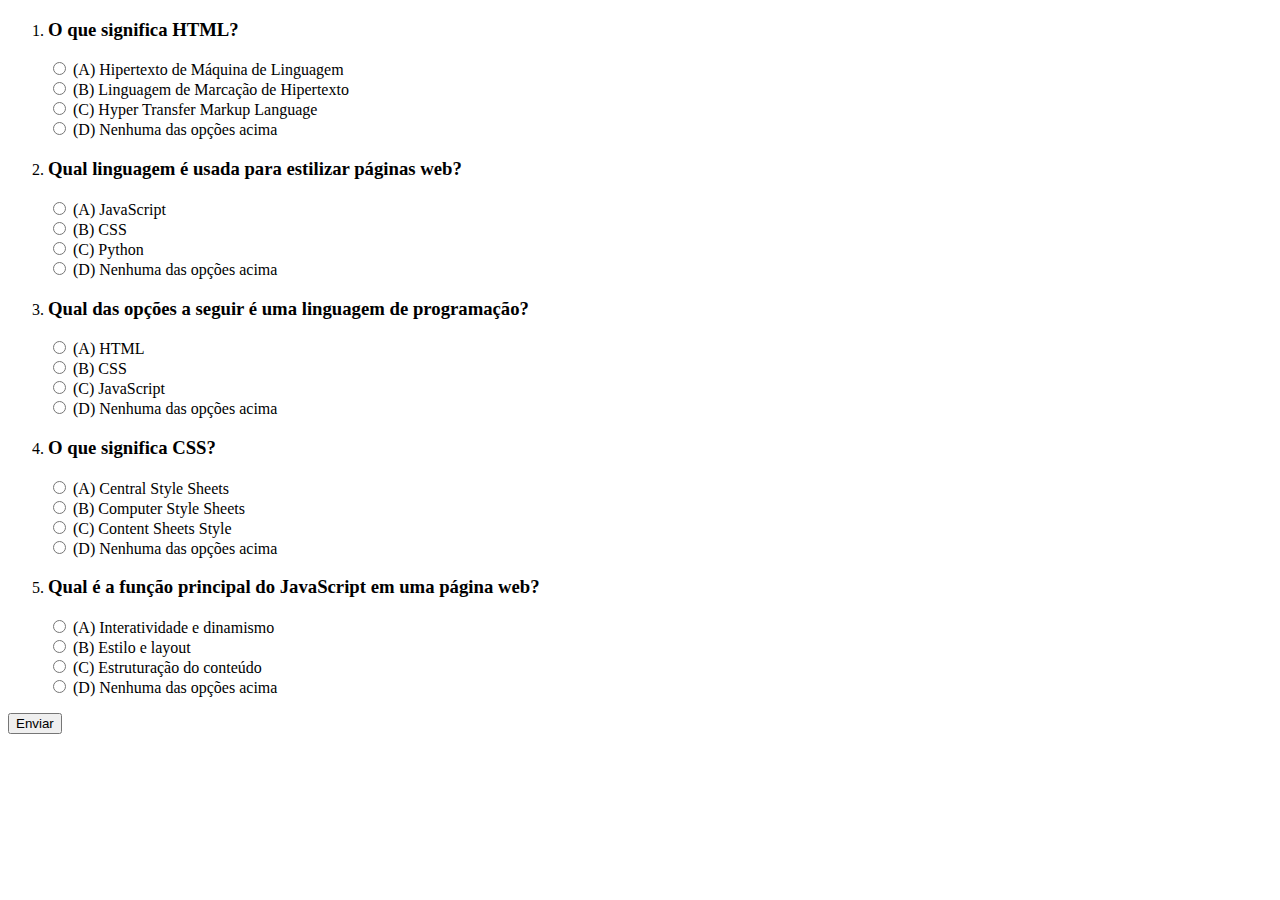
<file: desafios-html/quiz/index.html>
<!DOCTYPE html>
<html lang="en">
  <head>
    <meta charset="UTF-8" />
    <meta name="viewport" content="width=device-width, initial-scale=1.0" />
    <title>Quiz</title>
  </head>
  <body>
    <ol>
      <li>
        <h3>O que significa HTML?</h3>
        <div>
          <input type="radio" name="question-1" id="question-1-a value="A" >
          <label for="question-1-a"
            >(A) Hipertexto de Máquina de Linguagem</label
          >
        </div>
        <div>
          <input type="radio" name="question-1" id="question-1-b value="B" >
          <label for="question-1-b"
            >(B) Linguagem de Marcação de Hipertexto</label
          >
        </div>
        <div>
          <input type="radio" name="question-1" id="question-1-c value="C" >
          <label for="question-1-c">(C) Hyper Transfer Markup Language</label>
        </div>
        <div>
          <input type="radio" name="question-1" id="question-1-d value="D" >
          <label for="question-1-d">(D) Nenhuma das opções acima</label>
        </div>
      </li>
      <li>
        <h3>Qual linguagem é usada para estilizar páginas web?</h3>
        <div>
          <input type="radio" name="question-2" id="question-2-a value="A" >
          <label for="question-1-a">(A) JavaScript</label>
        </div>
        <div>
          <input type="radio" name="question-2" id="question-2-b value="B" >
          <label for="question-2-b">(B) CSS</label>
        </div>
        <div>
          <input type="radio" name="question-2" id="question-2-c value="C" >
          <label for="question-2-c">(C) Python</label>
        </div>
        <div>
          <input type="radio" name="question-2" id="question-2-d value="D" >
          <label for="question-2-d">(D) Nenhuma das opções acima</label>
        </div>
      </li>
      <li>
        <h3>Qual das opções a seguir é uma linguagem de programação?</h3>
        <div>
          <input type="radio" name="question-3" id="question-3-a value="A" >
          <label for="question-3-a">(A) HTML</label>
        </div>
        <div>
          <input type="radio" name="question-3" id="question-3-b value="B" >
          <label for="question-3-b">(B) CSS</label>
        </div>
        <div>
          <input type="radio" name="question-3" id="question-3-c value="C" >
          <label for="question-3-c">(C) JavaScript</label>
        </div>
        <div>
          <input type="radio" name="question-3" id="question-3-a value="D" >
          <label for="question-3-d">(D) Nenhuma das opções acima</label>
        </div>
      </li>
      <li>
        <h3>O que significa CSS?</h3>
        <div>
          <input type="radio" name="question-4" id="question-4-a value="A" >
          <label for="question-4-a">(A) Central Style Sheets</label>
        </div>
        <div>
          <input type="radio" name="question-4" id="question-4-b value="B" >
          <label for="question-4-b">(B) Computer Style Sheets</label>
        </div>
        <div>
          <input type="radio" name="question-4" id="question-4-c value="C" >
          <label for="question-4-c">(C) Content Sheets Style</label>
        </div>
        <div>
          <input type="radio" name="question-4" id="question-4-d value="D" >
          <label for="question-4-d">(D) Nenhuma das opções acima</label>
        </div>
      </li>
      <li>
        <h3>Qual é a função principal do JavaScript em uma página web?</h3>
        <div>
          <input type="radio" name="question-5" id="question-5-a value="A" >
          <label for="question-5-a">(A) Interatividade e dinamismo</label>
        </div>
        <div>
          <input type="radio" name="question-5" id="question-5-b value="B" >
          <label for="question-5-b">(B) Estilo e layout</label>
        </div>
        <div>
          <input type="radio" name="question-5" id="question-5-c value="C" >
          <label for="question-5-c">(C) Estruturação do conteúdo</label>
        </div>
        <div>
          <input type="radio" name="question-5" id="question-5-d value="D" >
          <label for="question-5-d">(D) Nenhuma das opções acima</label>
        </div>
      </li>
    </ol>
    <button>Enviar</button>
  </body>
</html>
</file>
<file: desafio-login-form/style.css>
* {
  margin: 0;
  padding: 0;
  box-sizing: border-box;
  -webkit-font-smoothing: antialiased;
}

:root {
  --text-base: #afb6c2;
  --text-title: #d4ccb6;
  --background: #191816;
  --form-background: #24221f;
  --primary-color: #ffc632;
  --secondary-color: #473404;
  --border-input: #868686;
  --color-hover: #ffde88;
  --color-error: #f73032;

  --poppins: "Poppins", sans-serif;
  --roboto: "Roboto", sans-serif;
}

:focus {
  border-radius: 0.25rem;
  outline: 1px solid var(--primary-color);
  box-shadow: 0px 0px 0px 2px #ffde88;
}

input,
button {
  appearance: none;
}

a {
  text-decoration: none;
}

#email,
#password {
  width: 100%;
  padding-block: 0.875rem;
  padding-left: 2.313rem;
  border-radius: 0.25rem;
  border: 1px solid var(--border-input);
  color: #a9afb9;
  font-family: var(--roboto);
  background: transparent;
}

#email::placeholder,
#password::placeholder {
  color: #a9afb9;
  font-size: 0.875rem;
  font-weight: 400;
}

body {
  display: flex;
  width: 100vw;
  height: 100vh;
}

.error-message {
  font-size: 0.75rem;
  color: var(--color-error);
  font-family: var(--roboto);
}

.section-form {
  width: 100vw;
  height: 100vh;
  max-width: 50%;
  background-color: var(--background);
  display: flex;
  flex-direction: column;
}

.section-form header img {
  width: 7.188rem;
  height: 1.75rem;
  margin-top: 2.5rem;
  margin-left: 2.5rem;
  margin-bottom: 1.875rem;
}

.section-form .form-container {
  display: flex;
  flex-direction: column;
  align-items: center;
  justify-content: center;
  padding-left: 0.5rem;
  padding-inline: 4.625rem;
}

.section-form .form-container form {
  width: 100%;
  background: var(--form-background);
  border-radius: 0.25rem;
  padding-block: 3.375rem;
  padding-inline: 7.375rem;
}

.section-form form .header-form {
  display: flex;
  flex-direction: column;
  gap: 0.313rem;
}

.section-form .content-header-form {
  display: flex;
  align-items: center;
  gap: 0.625rem;
}

.section-form .content-header-form .log-in {
  width: 1.5rem;
  height: 1.5rem;
}

.section-form .content-header-form .title {
  color: var(--text-title);
  font-family: var(--poppins);
  font-size: 1.5rem;
  font-weight: 600;
}

.section-form .header-form .paragraph {
  color: var(--text-base);
  font-family: var(--roboto);
  font-size: 1rem;
  font-weight: 500;
  line-height: 1.5rem; /* 150% */
  margin-bottom: 1.688rem;
}

.section-form .content-form {
  display: flex;
  flex-direction: column;
  gap: 1.25rem;
}

.section-form .content-form label {
  color: var(--text-base);
  font-family: var(--poppins);
  font-size: 1rem;
  font-weight: 500;
  margin-bottom: 0.313rem;
  line-height: 180%;
}

.section-form .content-form .icon {
  width: 1.25rem;
  height: 1.25rem;
}

.section-form .content-form .input-container-email .icon {
  position: absolute;
  left: 12px;
}

.section-form .content-form .input-container-email {
  display: flex;
  align-items: center;
  justify-content: center;
  position: relative;
}

.section-form .content-form .input-container-password .icon {
  position: absolute;
  left: 12px;
}

.section-form .content-form .input-container-password .icon-2 {
  position: absolute;
  right: 12px;
  cursor: pointer;
}

.section-form .content-form .input-container-password {
  display: flex;
  align-items: center;
  justify-content: center;
  position: relative;
}

.input-container-email:focus-within .icon {
  content: url(assets/mail-focus.svg);
}

.input-container-password:focus-within .icon {
  content: url(assets/lock-focus.svg);
}

.form-check {
  display: flex;
  align-items: center;
  justify-content: space-between;
}

.form-check .checkbox-container {
  display: flex;
  align-items: center;
  gap: 0.313rem;
}

.checkbox-container input[type="checkbox"] {
  appearance: none;
  width: 1.25rem;
  height: 1.25rem;
  border: 1px solid var(--border-input);
  border-radius: 0.25rem;
  flex-shrink: 0;
  position: relative;
  cursor: pointer;
}

.checkbox-container input[type="checkbox"]:checked {
  background-color: var(--primary-color);
  border: var(--primary-color);
}

.checkbox-container input[type="checkbox"]:checked::before {
  content: url(assets/check.svg);
  font-size: 1.25rem;
  position: absolute;
  top: 0;
  left: 0;
}

.checkbox-container input[type="checkbox"]:focus,
.checkbox-container input[type="checkbox"]:active {
  box-shadow: none;
}

.checkbox-container #remember-label {
  margin-bottom: 0;
}

.form-check .link-password {
  color: var(--primary-color);
  font-family: var(--poppins);
  font-size: 0.875rem;
  font-weight: 600;
}

.form-check .link-password:hover {
  color: var(--color-hover);
  transition: 0.3s;
  text-decoration: underline;
}

.form-check .link-password:focus {
  outline: none;
  border-color: transparent;
  box-shadow: none;
}

.content-form .button {
  display: flex;
  align-items: center;
  justify-content: center;
  width: 100%;
  padding: 0.75rem 1.5rem;
  background-color: var(--primary-color);
  color: var(--secondary-color);
  border-radius: 0.25rem;

  font-family: Poppins;
  font-size: 1.125rem;
  font-weight: 600;
  letter-spacing: 0.27px;
  text-transform: uppercase;
  cursor: pointer;
}

.content-form .button:hover {
  background-color: var(--color-hover);
  transition: 0.2s;
}

.content-form .no-account {
  color: var(--primary-color);
  font-family: Poppins;
  font-size: 0.875rem;
  font-weight: 400;
  text-align: center;
  margin-top: -0.375rem;
}

.content-form .no-account a {
  color: var(--primary-color);
  font-weight: 600;
}

.content-form .no-account a:hover {
  color: var(--color-hover);
  transition: 0.3s;
  text-decoration: underline;
}

.content-form .no-account a:focus {
  outline: none;
  border-color: transparent;
  box-shadow: none;
}

.section-image {
  background-image: url(./assets/side-image.jpg);
  background-repeat: no-repeat;
  background-size: cover;
  background-position: 80%;
  width: 100vw;
  height: 100vh;
  max-width: 50%;
}

@media (max-width: 1350px) {
  .section-form .form-container {
    padding-inline: 2rem;
  }
}

@media (max-width: 1200px) {
  .section-form {
    min-width: 37.5rem;
  }

  .section-image {
    background: url(./assets/side-image.jpg) right 75% / cover;
  }
}

@media (max-width: 650px) {
  .section-form {
    min-width: 100%;
  }

  .section-image {
    background-image: none;
  }
}

@media (max-width: 600px) {
  .section-form header img {
    margin-left: 1.25rem;
  }

  .section-form .form-container form {
    padding: 0;
    background-color: transparent;
  }

  .section-form .form-container {
    padding-inline: 1.25rem;
  }
}

@media (max-width: 325px) {
  .form-check {
    display: flex;
    flex-direction: column;
    justify-content: flex-start;
    align-items: flex-start;
  }
}
</file>
<file: desafio-pricing-table/style.css>
* {
  margin: 0;
  padding: 0;
  box-sizing: border-box;
  -webkit-font-smoothing: antialiased;
}

:root {
  --yellow: #ffcc29;
  --blue: #1d539e;
  --gray: #828799;
  --page-background: #f9fbfc;
  --white: #fff;
  --title-card-default: #1e2338;
  --divider: #eeeeee;
}

body {
  font-family: "Open Sans", sans-serif;
  list-style: none;
  background-color: var(--page-background);
}

/*=================== SECTION TOP =====================*/
#top {
  background-color: var(--blue);
  width: 100%;
  height: 28.125rem;
  padding: 0 0.625rem 0 0.625rem;
}

#top header {
  color: var(--white);
  display: flex;
  flex-direction: column;
  align-items: center;
  justify-content: center;
  gap: 1.25rem;
  padding-top: 6.25rem;
  padding-bottom: 4.063rem;
}

#top header h1 {
  font-size: 3rem;
  font-style: normal;
  font-weight: 700;
  line-height: normal;
  text-align: center;
}

#top header p {
  font-size: 1.125rem;
  font-style: normal;
  font-weight: 400;
  line-height: normal;
  text-align: center;
}
/*=================== SECTION CARDS =====================*/
ul li {
  list-style: none;
}

#cards {
  display: flex;
  flex-flow: wrap;
  align-items: center;
  justify-content: center;
  gap: 1.25rem;
  margin-top: -9.75rem;
  padding-bottom: 2.5rem;
  padding-inline: 0.625;
}

.card-default {
  width: 22.188rem;
  height: 29.375rem;
  padding: 1.875rem;

  border-radius: 8px;
  background: var(--white);
  box-shadow: 0px 1px 2px 0px rgba(142, 150, 185, 0.25);
}

.card-default:hover {
  transform: scale(1.05);
  transition: transform 0.5s ease;
}

.card-default .title-card {
  color: var(--title-card-default);
  font-size: 1.125rem;
  font-weight: 600;
}

.value-card {
  margin-top: 1.25rem;
}

.value-1 {
  color: var(--title-card-default);
  font-size: 2.25rem;
  font-weight: 700;
}

.value-2 {
  font-size: 1.125rem;
  font-weight: 700;
  margin-left: -0.25rem;
}

.month {
  color: var(--gray);
  font-size: 1.125rem;
  font-weight: 400;
}

.information-card {
  color: var(--gray);
  font-size: 0.875rem;
  font-weight: 400;
  margin-top: 0.625rem;
  margin-bottom: 1.25rem;
}

.divider {
  height: 2px;
  background: var(--divider);
}

.content-card {
  display: flex;
  flex-direction: column;
  gap: 1.25rem;
  margin-top: 1.25rem;
}

.content {
  display: flex;
  align-items: center;
  justify-content: flex-start;
  gap: 0.938rem;
}

.content .check {
  width: 1.125rem;
  height: 1.125rem;
}

.content .content-paragraph {
  color: var(--gray);
  font-size: 0.875rem;
  font-weight: 600;
}

.card-default .button-1 {
  width: 100%;
  display: flex;
  justify-content: center;
  align-items: center;
  padding: 0.75rem 1.5px;
  margin-top: 7.5rem;
  border-radius: 0.625rem;
  border: 2px solid var(--blue);

  background-color: var(--white);
  color: var(--blue);
  font-size: 1.125rem;
  font-weight: 600;
  text-transform: uppercase;
}

.card-default .button-1:hover {
  background: var(--blue);
  color: var(--white);
  transition: 0.3s;
}

.card-2 {
  width: 22.188rem;
  height: 30.625rem;
  padding-inline: 1.875rem;
  padding-bottom: 2.5rem;

  border-radius: 8px;
  background: var(--white);
  box-shadow: 0px 1px 2px 0px rgba(142, 150, 185, 0.25);
}

.card-2:hover {
  transform: scale(1.05);
  transition: transform 0.5s ease;
}

.card-2 .header-card {
  background-color: var(--yellow);
  display: flex;
  align-items: center;
  justify-content: space-between;

  border-radius: 8px 8px 0px 0px;
  box-shadow: 0px 1px 2px 0px rgba(142, 150, 185, 0.25);
  margin-inline: -1.875rem;
}

.card-2 .header-card .title-card-2 {
  color: var(--blue);
  font-size: 1.25rem;
  font-weight: 600;

  margin-left: 1.875rem;
  margin-block: 1.563rem;
}

.card-2 .header-card .type {
  background-color: var(--blue);
  color: var(--white);
  font-size: 0.75rem;
  font-weight: 600;

  padding-inline: 1.5rem;
  padding-block: 0.5rem;
  margin-right: 1.25rem;
  border-radius: 2.5rem;
}

.value-card-2 {
  margin-top: 0.625rem;
}

.card-2 .button-2 {
  width: 100%;
  display: flex;
  justify-content: center;
  align-items: center;
  padding: 0.75rem 1.5px;
  margin-top: 4.313rem;
  border-radius: 0.625rem;

  background-color: var(--blue);
  color: var(--white);
  font-size: 1.125rem;
  font-weight: 600;
  text-transform: uppercase;
  border: 2px solid var(--blue);
}

.card-2 .button-2:hover {
  background: var(--white);
  color: var(--blue);
  border: 2px solid var(--blue);
  transition: 0.3s;
}

.card-default .button-3 {
  width: 100%;
  display: flex;
  justify-content: center;
  align-items: center;
  padding: 0.75rem 1.5px;
  margin-top: 2.625rem;
  border-radius: 0.625rem;
  border: 2px solid var(--blue);

  background-color: var(--white);
  color: var(--blue);
  font-size: 1.125rem;
  font-weight: 600;
  text-transform: uppercase;
}

.card-default .button-3:hover {
  background: var(--blue);
  color: var(--white);
  transition: 0.3s;
}

@media screen and (max-width: 600px) {
  #top header h1 {
    font-size: 2rem;
  }

  #top header p {
    font-size: 0.875rem;
  }
}
</file>
<file: desafio-RocketBlog/style.css>
* {
  margin: 0;
  padding: 0;
  box-sizing: border-box;
  -webkit-font-smoothing: antialiased;
}

:root {
  --purple-bg: #290742;
  --dark-bg: #170027;
  --button-bg: #9e6dc2;
  --white: #fff;
  --black: #000;
  --light-purple: #fbf6ff;
  --divider-2: #f2e7fa;
  --green: #4fff4b;

  --poppins: "Poppins", sans-serif;
  --roboto: "Roboto", sans-serif;
}

body {
  height: 100%;
  background-color: var(--light-purple);
}

ul {
  list-style: none;
}

a {
  text-decoration: none;
}

input,
button {
  appearance: none;
  border: none;
}

.container {
  padding-inline: 8.5rem;
  max-width: 90.063rem;
  margin: 0 auto;
}

.divider {
  height: 0.375rem;
  background-color: var(--green);
}

.divider-2 {
  height: 0.062rem;
  flex-shrink: 0;
  background-color: var(--divider-2);
}

/* ================ Header ===============*/

#header {
  background-color: var(--purple-bg);
  padding-top: 4.25rem;
}

#header .logo {
  width: 10.063rem;
  height: 2.25rem;
}

#header nav {
  display: flex;
  justify-content: space-between;
  align-items: center;
  margin-bottom: 4rem;
}

#header nav ul {
  display: flex;
  justify-content: center;
  align-items: center;
  gap: 2rem;
}

#header nav ul li a {
  color: var(--white);
  font-family: var(--roboto);
  font-size: 1.125rem;
  font-weight: 400;
  cursor: pointer;
}

#header nav .input {
  display: flex;
  align-items: center;
  gap: 0;
}

#header nav .input input {
  background-color: var(--dark-bg);
  padding-block: 0.875rem;
  padding-left: 1.625rem;
  flex-shrink: 0;
  border-radius: 4px 0px 0px 4px;
  color: var(--light-purple);
  font-family: var(--roboto);
  font-size: 0.875rem;
  font-weight: 400;
}

#header nav .input input::placeholder {
  color: var(--light-purple);
  font-family: var(--roboto);
  font-size: 0.875rem;
  font-weight: 400;
}

#header nav .input .btn-search {
  background-color: var(--button-bg);
  border-radius: 0px 4px 4px 0px;
  padding-block: 0.625rem;
  padding-inline: 1.438rem;
  display: flex;
  align-items: center;
  justify-content: center;
  cursor: pointer;
  flex-shrink: 0;
}

#header nav .input .btn-search:hover {
  opacity: 0.6;
  transition: 0.2s;
}

#header nav .input .btn-search img {
  width: 1.5rem;
  height: 1.5rem;
}

#header .section-1 {
  display: flex;
  justify-content: space-between;
  gap: 1.875rem;
  padding-bottom: 4rem;
}

#header .section-1 .article-1 h1 {
  color: var(--button-bg);
  font-family: var(--poppins);
  font-size: 2.25rem;
  font-weight: 700;
  line-height: 150%;
  margin-bottom: 1rem;
}

#header .section-1 .article-1 p {
  color: var(--light-purple);
  font-family: var(--roboto);
  font-size: 1.125rem;
  font-weight: 400;
  line-height: 150%;
  margin-bottom: 1.5rem;
}

#header .section-1 .article-1 .btn-seemore {
  display: flex;
  align-items: center;
  justify-content: center;
  gap: 0.5rem;

  background-color: transparent;
  color: #9e6dc2;
  font-family: var(--roboto);
  font-size: 1.125rem;
  font-weight: 700;
  line-height: 150%;
  cursor: pointer;
}

#header .section-1 .article-1 .btn-seemore:hover {
  opacity: 0.6;
  transition: 0.2s;
}

#header .section-1 .code-img {
  width: 35.625rem;
  height: 21.625rem;
  flex-shrink: 0;
  border-radius: 8px;
}

/* ================ Main ===============*/

#main {
  background-color: var(--light-purple);
  padding-top: 3.75rem;
}

#main .section-2 {
  display: flex;
  justify-content: space-between;
  gap: 8.2rem;
  margin-bottom: 4rem;
}

#main .section-2 .article-2 {
  display: flex;
  flex-direction: column;
  gap: 1rem;
}

#main .section-2 .article-2 img {
  width: 35.563rem;
  height: 21.402rem;
  flex-shrink: 0;
}

#main time {
  display: block;

  color: var(--black);
  font-family: var(--roboto);
  font-size: 1rem;
  font-weight: 400;
}

#main .title {
  color: var(--purple-bg);
  font-family: var(--roboto);
  font-size: 1.5rem;
  font-weight: 700;
  line-height: 150%;
}

#main .paragraph {
  color: #000;
  font-family: var(--roboto);
  font-size: 1rem;
  font-weight: 400;
  line-height: 150%;
}

#main .sub-articles {
  display: flex;
  flex-direction: column;
  gap: 1.5rem;
}

#main .sub-articles .article-3,
#main .sub-articles .article-4 {
  display: flex;
  flex-direction: column;
  gap: 0.5rem;
}

#main .section-3 {
  display: grid;
  grid-template-columns: repeat(3, 1fr);
  gap: 1.875rem;
  margin-bottom: 4.25rem;
}

#main .section-3 .article-image {
  width: 23.125rem;
  height: 16.25rem;
}

#main .section-3 .article-5,
#main .section-3 .article-6,
#main .section-3 .article-7 {
  display: flex;
  flex-direction: column;
  gap: 0.5rem;
}

@media (max-width: 1200px) {
  .container {
    padding-inline: 1.5rem;
  }
}
</file>
<file: desafio-rocketCoffee/style.css>
* {
  margin: 0;
  padding: 0;
  box-sizing: border-box;
  -webkit-font-smoothing: antialiased;
  font-family: "Manrope", sans-serif;
}

:root {
  --backgrond: #000;
  --text-color: #fff;
  --button: #8257e5;
  --border: #29292e;
  --border-menu-mobile: #a8a8b3;
  --text-color-menu-mobile: #e1e1e6;
}

html {
  overflow-x: hidden;
}

li {
  list-style: none;
}

a {
  text-decoration: none;
  cursor: pointer;
}

button,
.logo {
  cursor: pointer;
}

button,
input {
  appearance: unset;
}

body {
  background: var(--backgrond);
  height: 48rem;
  position: relative;
}

.blur-top {
  position: absolute;
  top: -142px;
  right: 0;
  z-index: -1;
}

#header {
  width: 100%;
  display: flex;
  justify-content: space-between;
  align-items: center;
  padding-top: 3.125rem;
  padding-inline: 3.125rem;
  padding-bottom: 2.5rem;
}

.header-mobile-container {
  display: none;
}

.container {
  max-width: 90rem;
  margin: 0 auto;
  position: relative;
}

#header #nav .links {
  display: flex;
  justify-content: center;
  align-items: center;
  gap: 2.063rem;
}

#header #nav .links li a {
  color: var(--text-color);
  font-size: 0.875rem;
  font-weight: 500;
  letter-spacing: 0.018rem;
}

#header .get-coffee {
  display: flex;
  padding: 0.688rem 2.375rem;
  justify-content: center;
  align-items: center;
  border-radius: 0.375rem;
  border: 2px solid var(--button);
  outline: none;

  background-color: transparent;
  color: var(--text-color);
  font-size: 0.688rem;
  font-weight: 800;
  text-transform: uppercase;
  letter-spacing: 0.22px;
}

#header .get-coffee:hover {
  background: var(--button);
  transition: 0.3s;
}

.menu {
  display: none;
}

#section {
  display: flex;
  flex-direction: column;
  align-items: center;
  justify-content: center;
}

.section-mobile {
  display: none;
}

#section .title {
  color: var(--text-color);
  text-shadow: 0px 4px 4px rgba(0, 0, 0, 0.25);
  font-size: 5rem;
  font-weight: 700;
  letter-spacing: -2.4px;
}

#section .stylized-title {
  color: var(--backgrond);
  text-shadow: -1px -1px 0 var(--button), 1px -1px 0 var(--button),
    -1px 1px 0 var(--button), 1px 1px 0 var(--button);
  font-size: 5rem;
  font-weight: 700;
  letter-spacing: -2.4px;
}

#section .img02 {
  display: none;
}

.blur-bottom {
  position: relative;
  bottom: 572px;
  left: -127px;
  z-index: -1;
}

.blur-mobile {
  display: none;
}

@media (max-width: 890px) {
  #header {
    padding-inline: 2rem;
  }
}

@media (max-width: 800px) {
  #header,
  .blur-top,
  .blur-bottom,
  #section .img01 {
    display: none;
  }

  .container-mobile {
    margin: 0 auto;
  }

  .header-mobile-container {
    display: flex;
    justify-content: space-between;
    align-items: center;
    padding-top: 2.313rem;
    padding-inline: 1.625rem;
    padding-bottom: 1.625rem;
    border-bottom: 1px solid var(--border-menu-mobile);
    background-color: var(--backgrond);
  }

  .header-mobile-container {
    .btn-menu {
      background: transparent;
      border: 0;
    }
  }

  .section-mobile {
    display: flex;
    align-items: center;
    justify-content: center;
    flex-direction: column;
    gap: 5.5rem;
    position: relative;
  }

  .section-mobile .title-mobile {
    color: var(--text-color);
    text-align: center;
    font-size: 1.875rem;
    font-weight: 600;
    letter-spacing: 0.6px;
    padding-inline: 1.625rem;
    margin-top: 5.5rem;
    margin-bottom: 5.5rem;
  }

  .section-mobile .btn-section-mobile {
    display: flex;
    padding: 0.688rem 1.875rem;
    justify-content: center;
    gap: 0.625rem;
    align-items: center;
    border-radius: 0.375rem;
    border: 2px solid var(--button);
    outline: none;

    background-color: transparent;
    color: var(--text-color);
    font-size: 0.688rem;
    font-weight: 800;
    text-transform: uppercase;
    letter-spacing: 0.22px;
    margin-bottom: 6.125rem;
  }

  .section-mobile .btn-section-mobile:hover {
    background: var(--button);
    transition: 0.3s;
  }

  #section .title {
    font-size: 3.125rem;
    letter-spacing: -1.5px;
    color: var(--text-color);
    text-shadow: 0px 4px 4px rgba(0, 0, 0, 0.25);
    font-weight: 700;
  }

  #section .stylized-title {
    text-shadow: -1px -1px 0 var(--button), 1px -1px 0 var(--button),
      -1px 1px 0 var(--button), 1px 1px 0 var(--button);
    font-size: 3.125rem;
    font-weight: 700;
    letter-spacing: -1.5px;
  }

  #section .img02 {
    margin-top: 1.563rem;
    display: block;
  }

  .blur-mobile {
    display: flex;
    background: #996dff;
    filter: blur(150px);
    width: 100vw;
    height: 200px;
    left: 0;
    z-index: -10;
    position: absolute;
    bottom: -10rem;
  }

  #itens {
    width: 50rem;
    height: 100vh;
    background-color: var(--backgrond);
    display: flex;
    flex-direction: column;
    position: relative;
    z-index: 1;
  }

  #itens .element-mobile a {
    display: flex;
    color: var(--text-color-menu-mobile);
    font-size: 1.125rem;
    font-weight: 700;
    padding-block: 1.063rem;
    padding-left: 1.938rem;
    border-top: 1px solid var(--border);
    border-bottom: 1px solid var(--border);
  }

  #itens .element-mobile a:hover {
    color: var(--text-color);
  }
}
</file>
<file: desafio-rocketShoes/style.css>
* {
  margin: 0;
  padding: 0;
  box-sizing: border-box;
  -webkit-font-smoothing: antialiased;
}

:root {
  --button: #ff0000;
  --main-background: #c4c4c4;
  --background: #e5e5e5;
  --text: #000;
  --footer: #000;
  --text-description: #9c9696;
  --white: #fff;
}

body {
  font-family: "Roboto", sans-serif;
  width: 100vw;
  height: 100vh;
  background: var(--background);
}

a {
  text-decoration: none;
  color: var(--text);
  font-weight: 700;
  text-transform: uppercase;
}

a:hover {
  color: var(--button);
  transition: 0.2;
}

ul li {
  list-style: none;
}

.btn-buy,
.btn-explore,
#search {
  appearance: none;
  border: 0;
  background: none;
}

header {
  width: 100%;
  display: flex;
  align-items: center;
  justify-content: space-between;
  padding-top: 2.125rem;
  padding-inline: 3.75rem;
}

header .logo {
  width: 3.25rem;
  height: 2.275rem;
  margin-right: 0.5rem;
}

header .navigation .category {
  width: 100%;
  display: flex;
  align-items: center;
  justify-content: space-between;
  font-size: 1.5rem;
  font-weight: 700;
  color: var(--text);
  gap: 5.625rem;
  padding-right: 0.5rem;
}

header .input-wrapper {
  display: flex;
  align-items: center;
  justify-content: center;
  position: relative;
}

header .input-wrapper .icon-search {
  width: 1.5rem;
  height: 1.5rem;
  position: absolute;
  left: 12px;
}

header .input-wrapper #search {
  width: 100%;
  background: var(--white);
  color: var(--text-description);
  font-size: 0.938rem;
  font-weight: 500;
  border: 0;
  outline: none;
  padding-block: 0.875rem;
  padding-left: 2.5rem;
  border-radius: 8px;
  margin-right: 0.5rem;
  cursor: pointer;
}

header .input-wrapper #search:focus {
  border-radius: 0.25rem;
  outline: 1px solid var(--primary-color);
  box-shadow: 0px 0px 0px 2px var(--text-description);
}

main {
  display: flex;
  justify-content: space-between;
  padding-right: 1.125rem;
  padding-left: 6.938rem;
}

main section {
  padding-top: 7.875rem;
  padding-bottom: 11.75rem;
}

main section h1 {
  color: var(--text);
  font-size: 3.75rem;
  font-weight: 700;
  margin-bottom: 1.313rem;
}

main section p {
  color: var(--text-description);
  font-size: 1rem;
  font-weight: 700;
  margin-bottom: 1.313rem;
}

main section span {
  color: var(--text);
  font-size: 2.5rem;
  font-weight: 700;
  display: block;
  margin-bottom: 1.875rem;
}

main section .btn-buy {
  background-color: var(--button);
  color: var(--white);
  color: #fff;
  font-size: 1.5rem;
  font-weight: 700;
  text-transform: uppercase;
  padding-inline: 4.688rem;
  padding-block: 2.063rem;
  border-radius: 8px;
  cursor: pointer;
}

main section .btn-buy:hover {
  opacity: 0.7;
  transition: 0.2s;
}

main aside {
  display: flex;
  flex-direction: column;
  align-items: center;
  justify-content: center;
  padding-top: 6.875rem;
  padding-inline: 1.125rem;
  padding-bottom: 2.813rem;
}

main aside .gallery {
  display: flex;
  gap: 2.313rem;
}

.gallery-teenis-1,
.gallery-teenis-2,
.gallery-teenis-3 {
  cursor: pointer;
}

.gallery-teenis-1:hover,
.gallery-teenis-2:hover,
.gallery-teenis-3:hover {
  outline: 5px solid var(--button);
}

footer {
  width: 100vw;
  display: flex;
  align-items: center;
  justify-content: space-between;
}

footer .social-links {
  width: 100%;
  display: flex;
  align-items: center;
  justify-content: center;
  gap: 5.625rem;
}

footer .btn-explore {
  display: flex;
  align-items: center;
  justify-content: center;
  gap: 0.875rem;
  padding-inline: 7.25rem;
  padding-block: 4.438rem;

  background-color: #000;
  color: #fff;
  font-size: 1.5rem;
  font-weight: 700;
  text-transform: uppercase;
  white-space: nowrap;
  cursor: pointer;
}
</file>
<file: desafio-theme-switcher/style.css>
* {
  margin: 0;
  padding: 0;
  box-sizing: border-box;
  -webkit-font-smoothing: antialiased;
}

:root {
  --dark: #292c35;
  --light: #f1f1f1;
  --label: #111;
}

body {
  background-color: #292c35;
  transition: 0.5s ease;
}
.button {
  position: absolute;
  width: 250px;
  height: 100px;
  left: 50%;
  top: 50%;
  transform: translate(-50%, -50%);
  background-color: var(--label);
  border-radius: 100px;
  padding: 5px;
}

.ball {
  width: 82px;
  height: 82px;
  border-radius: 50px;
  background: white;
  position: absolute;
  top: 12px;
  right: 10px;
  transition: 0.6s;
  cursor: pointer;
}

.moon {
  position: absolute;
  width: 82px;
  height: 82px;
  top: 12px;
  left: 11px;
}

.sun {
  position: absolute;
  width: 82px;
  height: 82px;
  top: 12px;
  right: 10px;
}

body.active {
  background-color: var(--light);
}

body.active .ball {
  transform: translateX(-150px);
}
</file>
